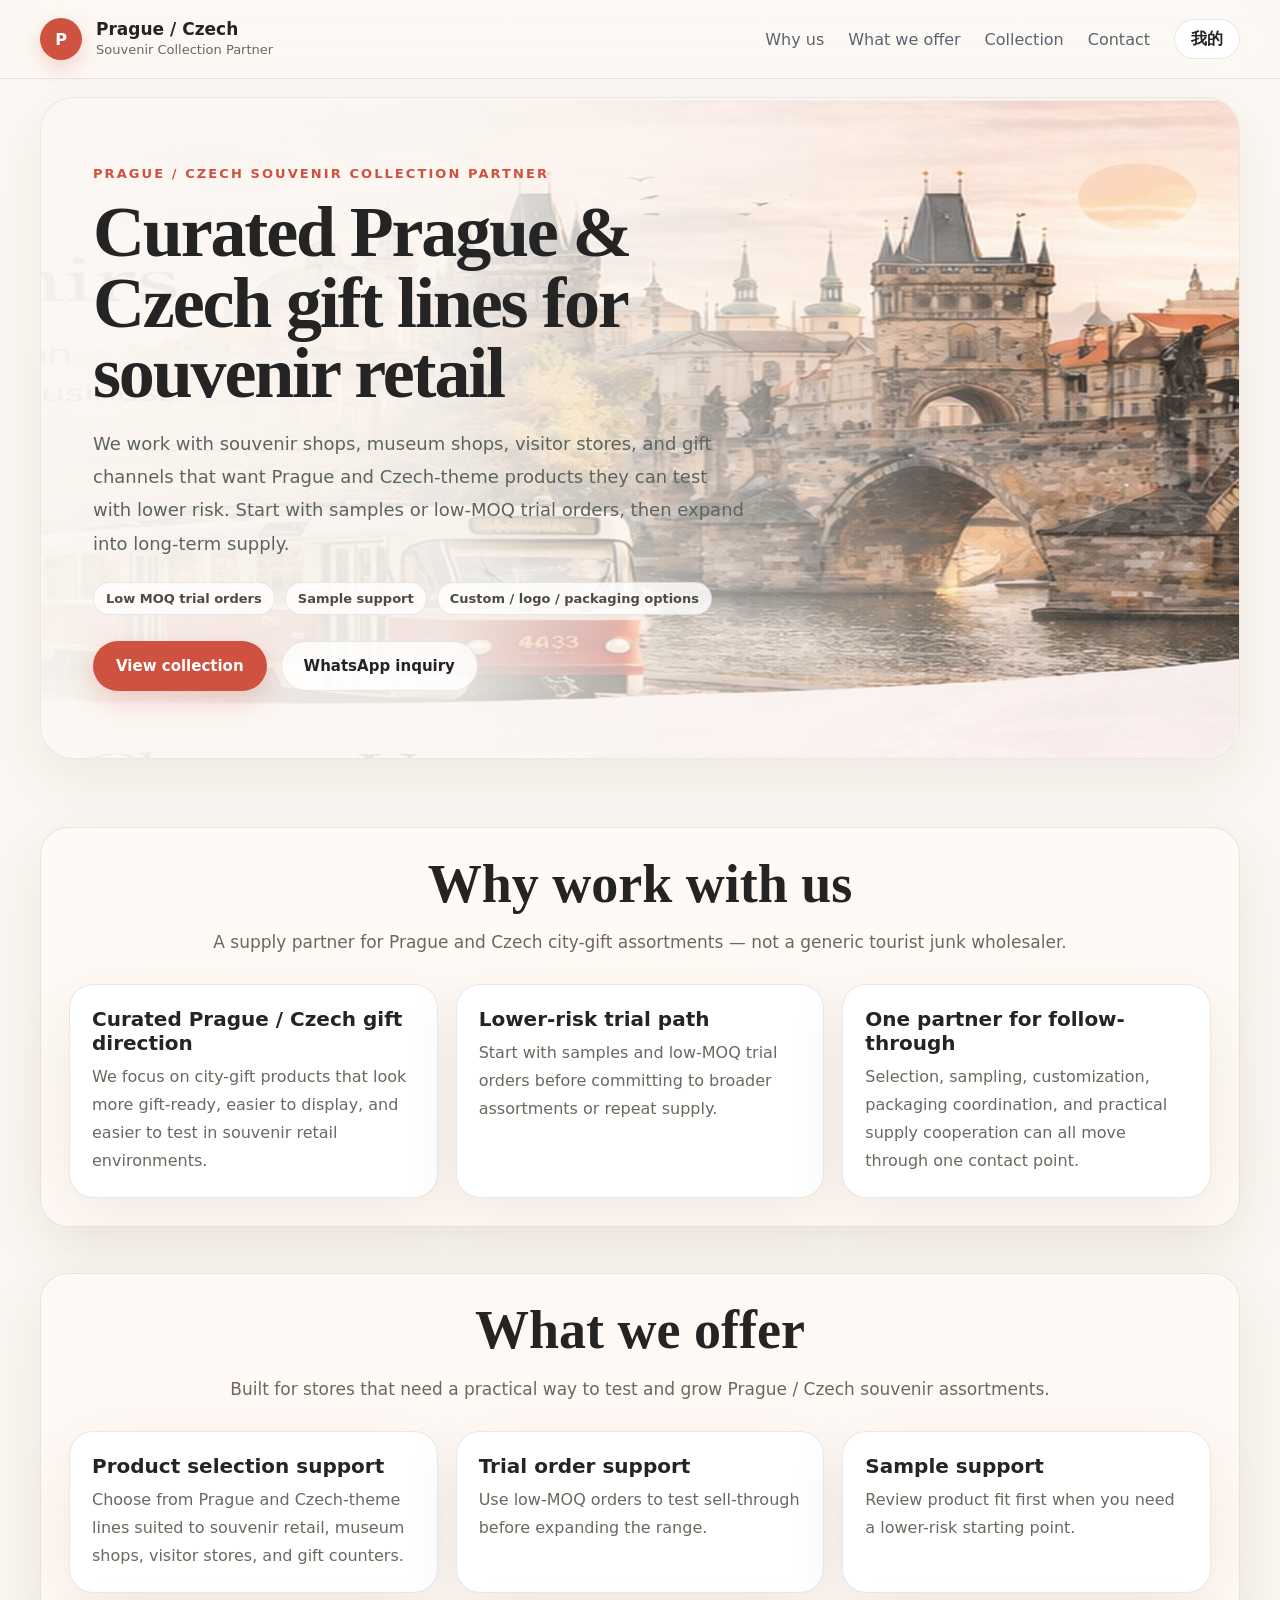
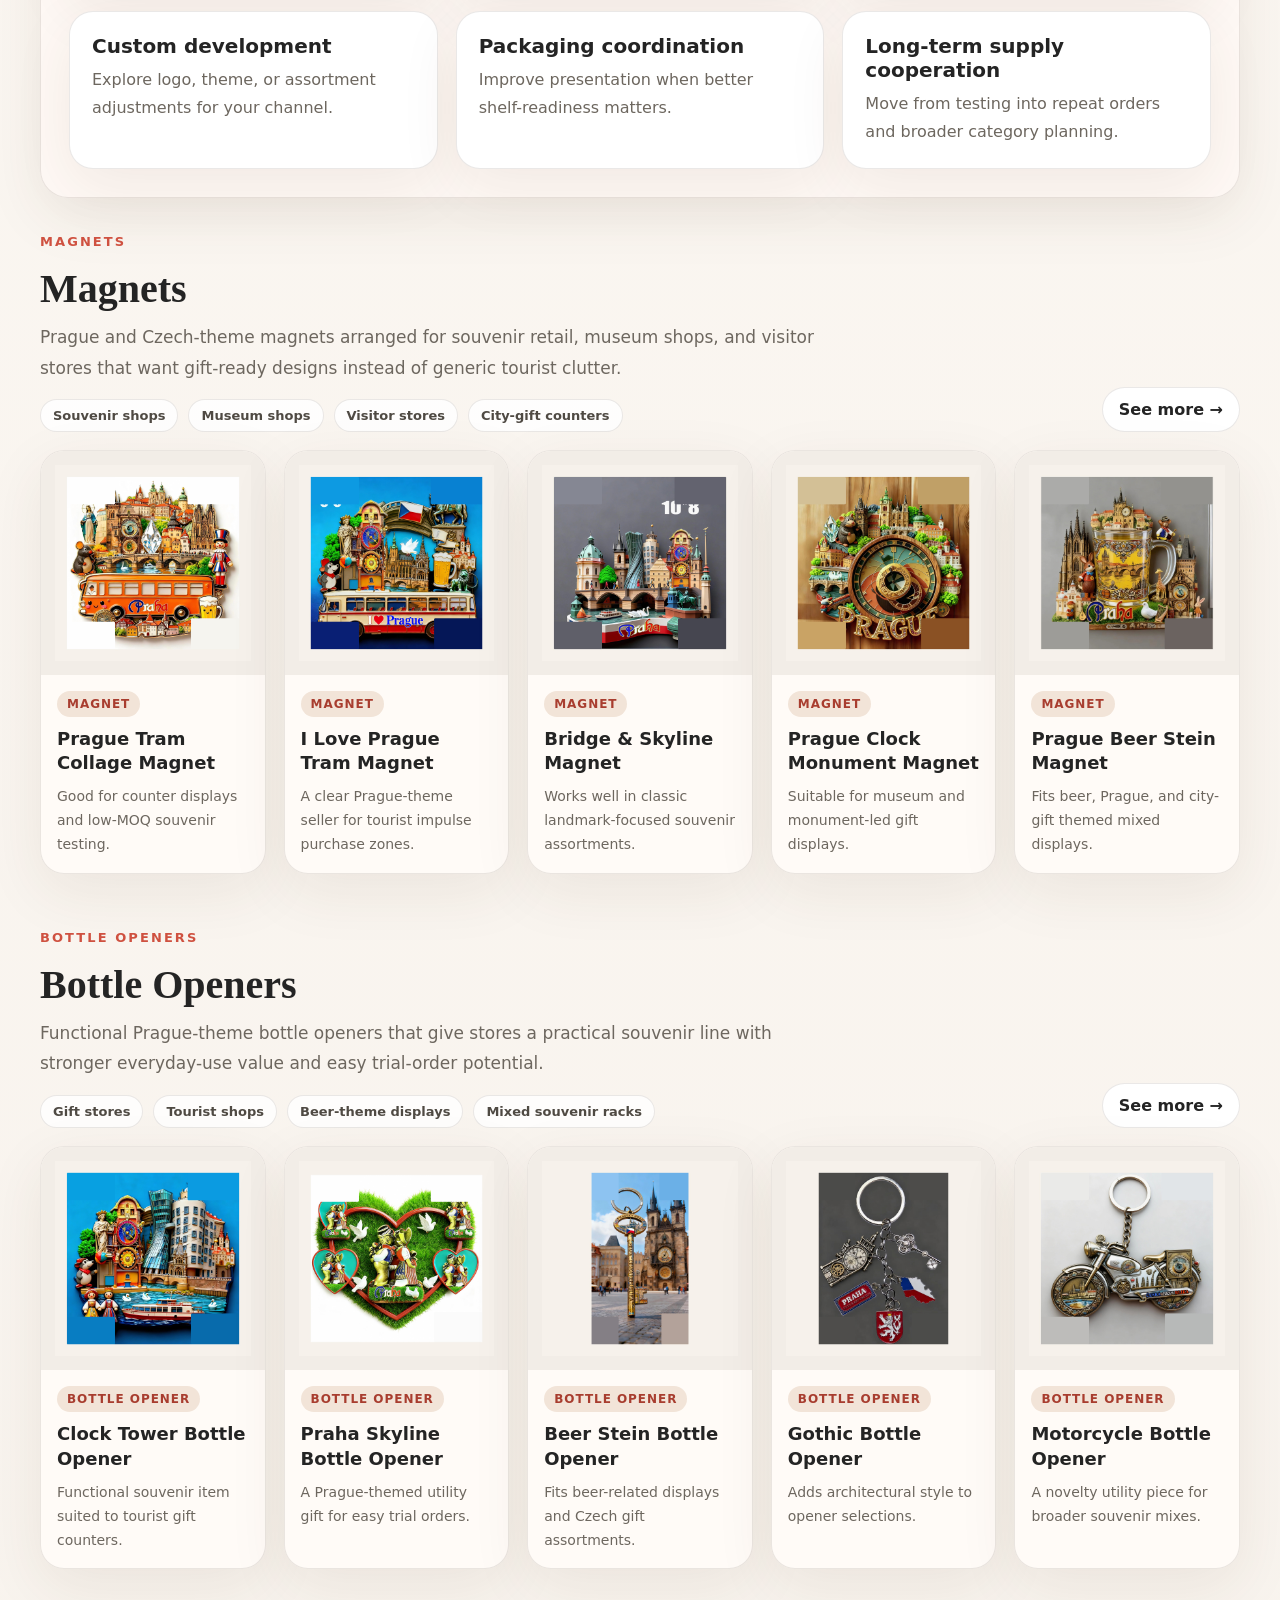
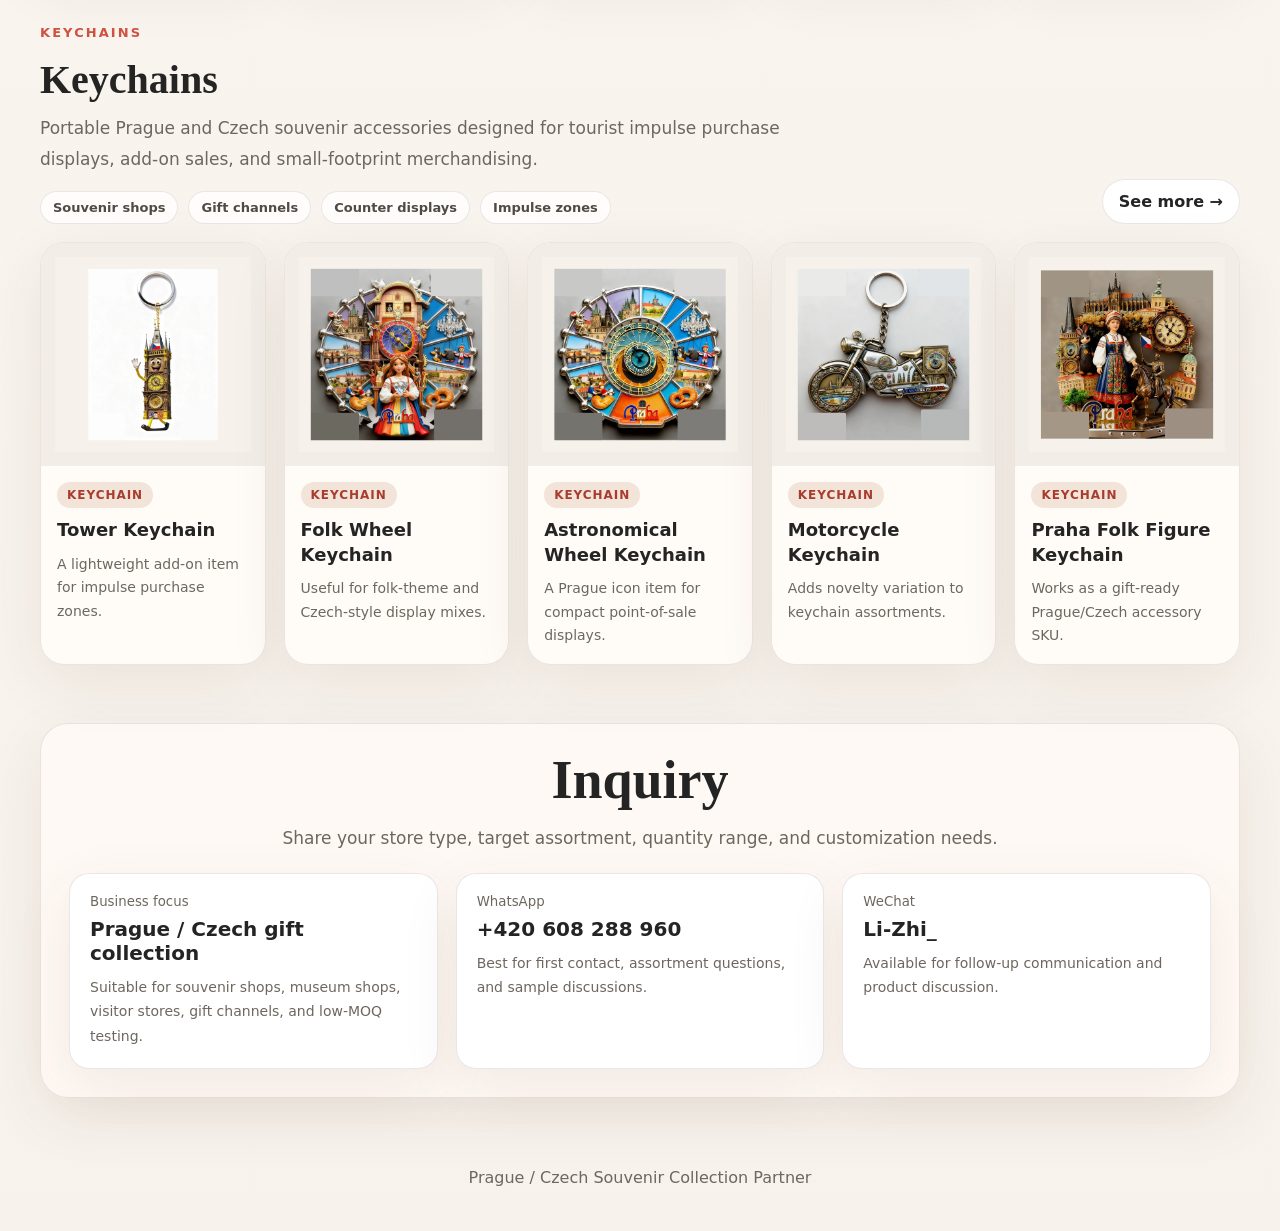
<file: index.html>
<!DOCTYPE html>
<html lang="en">
<head>
  <meta charset="UTF-8">
  <meta name="viewport" content="width=device-width, initial-scale=1.0">
  <title>Prague / Czech Souvenir Collection Partner</title>
  <meta name="description" content="Curated Prague and Czech souvenir collections for souvenir shops, museum shops, visitor stores, and gift channels.">
  <link rel="stylesheet" href="styles.css">
</head>
<body>
<header>
  <div class="wrap nav">
    <a class="brand" href="index.html">
      <div class="badge">P</div>
      <div><strong>Prague / Czech</strong><small>Souvenir Collection Partner</small></div>
    </a>
    <nav>
      <a href="#why">Why us</a>
      <a href="#offer">What we offer</a>
      <a href="#collection">Collection</a>
      <a href="#contact">Contact</a>
      <a class="nav-admin" href="my.html">我的</a>
    </nav>
  </div>
</header>

<main>
  <section class="hero wrap">
    <div class="hero-shell">
      <div class="hero-bg"></div>
      <div class="hero-content">
        <p class="eyebrow">Prague / Czech souvenir collection partner</p>
        <h1>Curated Prague &amp; Czech gift lines for souvenir retail</h1>
        <p class="sub">We work with souvenir shops, museum shops, visitor stores, and gift channels that want Prague and Czech-theme products they can test with lower risk. Start with samples or low-MOQ trial orders, then expand into long-term supply.</p>
        <div class="hero-points">
          <span>Low MOQ trial orders</span>
          <span>Sample support</span>
          <span>Custom / logo / packaging options</span>
        </div>
        <div class="hero-actions">
          <a class="btn btn-primary" href="#collection">View collection</a>
          <a class="btn btn-secondary" href="https://wa.me/420608288960">WhatsApp inquiry</a>
        </div>
      </div>
    </div>
  </section>

  <section class="intro wrap why" id="why">
    <div class="panel">
      <h2>Why work with us</h2>
      <p class="lead">A supply partner for Prague and Czech city-gift assortments — not a generic tourist junk wholesaler.</p>
      <div class="why-grid">
        <div class="value">
          <strong>Curated Prague / Czech gift direction</strong>
          <span>We focus on city-gift products that look more gift-ready, easier to display, and easier to test in souvenir retail environments.</span>
        </div>
        <div class="value">
          <strong>Lower-risk trial path</strong>
          <span>Start with samples and low-MOQ trial orders before committing to broader assortments or repeat supply.</span>
        </div>
        <div class="value">
          <strong>One partner for follow-through</strong>
          <span>Selection, sampling, customization, packaging coordination, and practical supply cooperation can all move through one contact point.</span>
        </div>
      </div>
    </div>
  </section>

  <section class="offer wrap" id="offer">
    <div class="panel">
      <h2>What we offer</h2>
      <p class="lead">Built for stores that need a practical way to test and grow Prague / Czech souvenir assortments.</p>
      <div class="offer-grid">
        <div class="offer-item"><strong>Product selection support</strong><span>Choose from Prague and Czech-theme lines suited to souvenir retail, museum shops, visitor stores, and gift counters.</span></div>
        <div class="offer-item"><strong>Trial order support</strong><span>Use low-MOQ orders to test sell-through before expanding the range.</span></div>
        <div class="offer-item"><strong>Sample support</strong><span>Review product fit first when you need a lower-risk starting point.</span></div>
        <div class="offer-item"><strong>Custom development</strong><span>Explore logo, theme, or assortment adjustments for your channel.</span></div>
        <div class="offer-item"><strong>Packaging coordination</strong><span>Improve presentation when better shelf-readiness matters.</span></div>
        <div class="offer-item"><strong>Long-term supply cooperation</strong><span>Move from testing into repeat orders and broader category planning.</span></div>
      </div>
    </div>
  </section>

  <div class="wrap" id="collection" data-home-collections>
    <p class="load-error">Loading collection...</p>
  </div>

  <section class="contact wrap" id="contact">
    <div class="panel">
      <h2>Inquiry</h2>
      <p class="lead" data-contact-note>Share your store type, target assortment, quantity range, and customization needs.</p>
      <div class="contact-box contact-box--3">
        <div class="contact-item">
          <small>Business focus</small>
          <div>Prague / Czech gift collection</div>
          <p>Suitable for souvenir shops, museum shops, visitor stores, gift channels, and low-MOQ testing.</p>
        </div>
        <div class="contact-item">
          <small>WhatsApp</small>
          <div><a href="https://wa.me/420608288960">+420 608 288 960</a></div>
          <p>Best for first contact, assortment questions, and sample discussions.</p>
        </div>
        <div class="contact-item">
          <small>WeChat</small>
          <div>Li-Zhi_</div>
          <p>Available for follow-up communication and product discussion.</p>
        </div>
        <div class="contact-item" data-email-contact hidden>
          <small>Business email</small>
          <div><a data-email-link href="#"></a></div>
          <p>Use email for formal product lists, sample requests, and commercial follow-up.</p>
        </div>
      </div>
    </div>
  </section>
</main>

<footer>Prague / Czech Souvenir Collection Partner</footer>
<script src="js/main.js"></script>
</body>
</html>
</file>
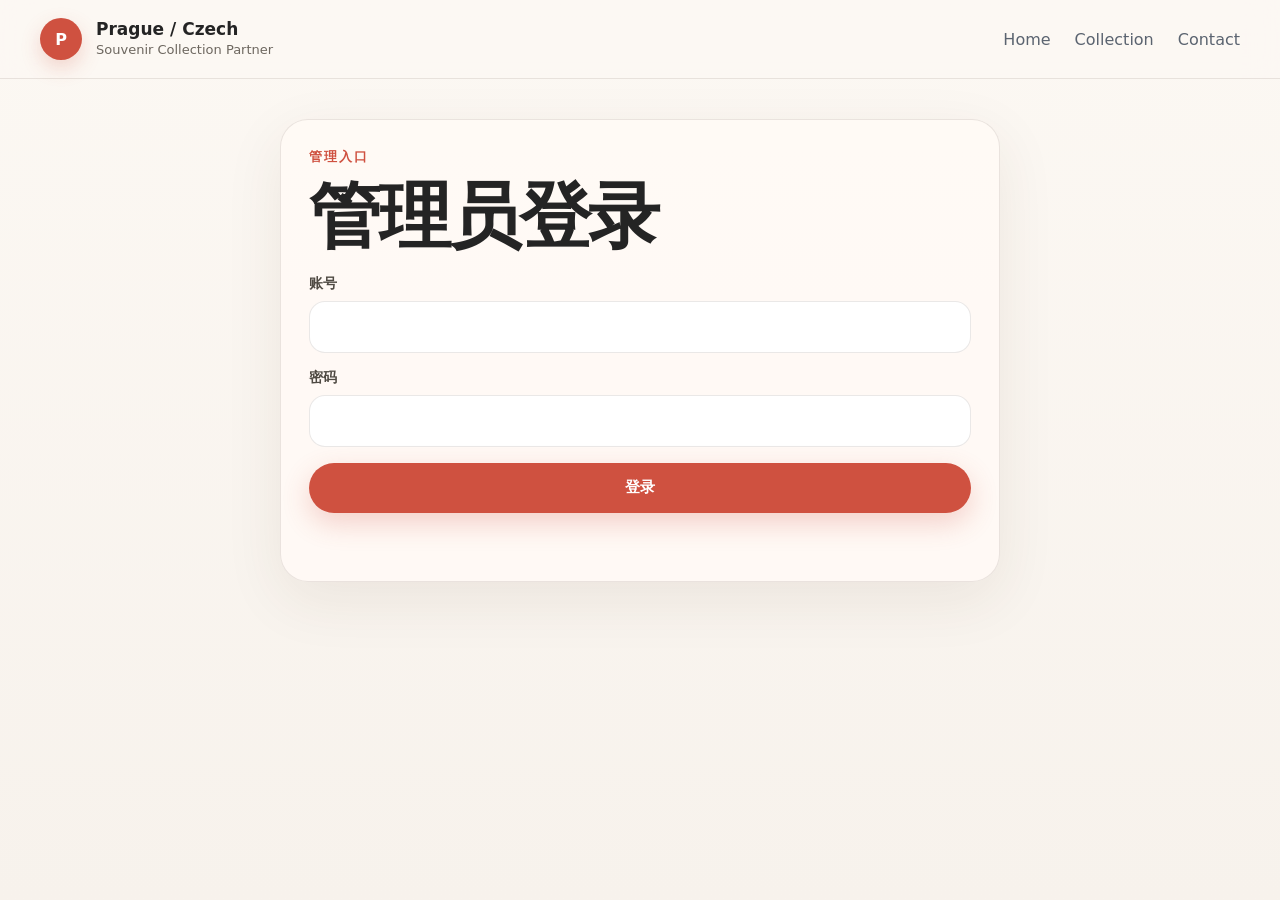
<file: my.html>
<!DOCTYPE html>
<html lang="zh-CN">
<head>
  <meta charset="UTF-8">
  <meta name="viewport" content="width=device-width, initial-scale=1.0">
  <title>管理员登录 · Prague / Czech Souvenir Collection Partner</title>
  <link rel="stylesheet" href="styles.css">
</head>
<body class="login-body">
<header>
  <div class="wrap nav">
    <a class="brand" href="/"><div class="badge">P</div><div><strong>Prague / Czech</strong><small>Souvenir Collection Partner</small></div></a>
    <nav>
      <a href="/">Home</a>
      <a href="/#collection">Collection</a>
      <a href="/#contact">Contact</a>
    </nav>
  </div>
</header>
<main class="login-main wrap">
  <section class="login-card panel">
    <p class="eyebrow">管理入口</p>
    <h1>管理员登录</h1>
    <form class="login-form" data-admin-login-form>
      <label>
        <span>账号</span>
        <input type="text" name="username" autocomplete="username" required>
      </label>
      <label>
        <span>密码</span>
        <input type="password" name="password" autocomplete="current-password" required>
      </label>
      <button class="btn btn-primary" type="submit">登录</button>
      <p class="form-status" data-login-status></p>
    </form>
  </section>
</main>
<script src="admin/admin-auth.js"></script>
<script src="js/login.js"></script>
</body>
</html>
</file>
<file: styles.css>
:root{
  --bg:#f7f2ec;
  --text:#242424;
  --muted:#6d675f;
  --accent:#cf5140;
  --line:rgba(50,35,20,.10);
  --shadow:0 18px 60px rgba(73,48,22,.08);
  --white:#fff;
}
*{box-sizing:border-box}
html{scroll-behavior:smooth}
body{margin:0;font-family:Inter,ui-sans-serif,system-ui,-apple-system,BlinkMacSystemFont,"Segoe UI",sans-serif;color:var(--text);background:linear-gradient(180deg,#fcf8f3 0%,var(--bg) 100%)}
img{display:block;max-width:100%}
a{color:inherit}
.wrap{width:min(1200px,calc(100% - 32px));margin:0 auto}
header{position:sticky;top:0;z-index:40;background:rgba(252,248,243,.88);backdrop-filter:blur(14px);border-bottom:1px solid var(--line)}
.nav{min-height:78px;display:flex;align-items:center;justify-content:space-between;gap:18px}
.brand{text-decoration:none;color:inherit;display:flex;align-items:center;gap:14px;min-width:0}
.badge{width:42px;height:42px;border-radius:999px;background:var(--accent);color:#fff;display:grid;place-items:center;font-weight:800;box-shadow:0 8px 20px rgba(207,81,64,.22);flex:0 0 auto}
.brand strong{display:block;font-size:17px;line-height:1.05}
.brand small{display:block;margin-top:4px;color:var(--muted);font-size:13px}
nav{display:flex;gap:24px;align-items:center;flex-wrap:wrap}
nav a{text-decoration:none;color:#5b6470;font-weight:500}
.nav-admin{display:inline-flex;align-items:center;justify-content:center;min-height:40px;padding:0 16px;border-radius:999px;background:#fff;border:1px solid var(--line);font-weight:700;color:var(--text)}
.hero{padding:18px 0 28px}
.hero-shell{position:relative;overflow:hidden;border-radius:34px;border:1px solid var(--line);box-shadow:var(--shadow);background:#fff}
.hero-bg{height:660px;background-image:linear-gradient(90deg, rgba(252,248,243,.96) 0%, rgba(252,248,243,.90) 34%, rgba(252,248,243,.48) 60%, rgba(252,248,243,.08) 84%), url('assets/hero_bg.jpg');background-size:cover;background-position:right center}
.hero-content{position:absolute;inset:0;padding:68px 52px;display:flex;flex-direction:column;align-items:flex-start;max-width:760px}
.eyebrow{margin:0 0 16px;color:var(--accent);font-size:13px;font-weight:800;letter-spacing:.16em;text-transform:uppercase}
.hero h1,.category-page h1,.login-card h1{margin:0;font-family:Georgia,'Times New Roman',serif;font-size:clamp(40px,6vw,72px);line-height:.98;letter-spacing:-.03em;max-width:700px}
.sub{margin:18px 0 0;font-size:18px;line-height:1.85;color:#5d645f;max-width:670px}
.hero-points{margin-top:22px;display:flex;gap:10px;flex-wrap:wrap}
.hero-points span,.mini-points li{display:inline-flex;align-items:center;padding:8px 12px;border-radius:999px;background:rgba(255,255,255,.82);border:1px solid var(--line);font-size:13px;font-weight:700;color:#4f4a43}
.hero-actions{margin-top:26px;display:flex;gap:14px;flex-wrap:wrap}
.btn{display:inline-flex;align-items:center;justify-content:center;min-height:50px;padding:0 22px;border-radius:999px;text-decoration:none;font-weight:700;border:1px solid transparent;cursor:pointer;font-size:15px}
.btn-primary{background:var(--accent);color:#fff;box-shadow:0 10px 28px rgba(207,81,64,.24)}
.btn-primary:disabled{opacity:.7;cursor:wait}
.btn-secondary{background:rgba(255,255,255,.82);color:var(--text);border-color:var(--line)}
.intro{padding:40px 0 24px}
.panel{background:rgba(255,250,245,.9);border:1px solid var(--line);border-radius:28px;padding:28px;box-shadow:var(--shadow)}
.why{text-align:center}
.why h2,.offer h2,.contact h2,.category-page h1{margin:0 0 14px;font-family:Georgia,'Times New Roman',serif;font-size:54px;line-height:1.04}
.why .lead,.offer .lead,.contact .lead,.category-page .lead,.login-card .lead{margin:0;color:var(--muted);font-size:17px;line-height:1.9}
.why-grid,.offer-grid{display:grid;grid-template-columns:repeat(3,minmax(0,1fr));gap:18px;margin-top:26px}
.value,.offer-item{background:#fff;border:1px solid var(--line);border-radius:24px;padding:22px;box-shadow:var(--shadow);text-align:left}
.value strong,.offer-item strong{display:block;font-size:20px;margin-bottom:8px}
.value span,.offer-item span{color:var(--muted);line-height:1.75}
.offer{padding:22px 0 8px;text-align:center}
.collection-section{padding:28px 0 28px}
.section-head{display:flex;align-items:flex-end;justify-content:space-between;gap:22px;margin-bottom:18px}
.section-head h3{margin:6px 0 10px;font-family:Georgia,'Times New Roman',serif;font-size:40px}
.section-copy{margin:0;color:var(--muted);font-size:17px;line-height:1.8;max-width:780px}
.mini-points{list-style:none;padding:0;margin:16px 0 0;display:flex;gap:10px;flex-wrap:wrap}
.see-all{display:inline-flex;align-items:center;gap:8px;padding:12px 16px;border-radius:999px;background:#fff;border:1px solid var(--line);text-decoration:none;font-weight:700;white-space:nowrap}
.grid{display:grid;grid-template-columns:repeat(5,minmax(0,1fr));gap:18px}
.card{overflow:hidden;background:rgba(255,251,247,.96);border:1px solid var(--line);border-radius:24px;box-shadow:var(--shadow);height:100%}
.img{aspect-ratio:1/1;background:#f2ede7;display:flex;align-items:center;justify-content:center;padding:14px}
.img img{width:100%;height:100%;object-fit:contain}
.body{padding:16px}
.pill{display:inline-flex;padding:6px 10px;border-radius:999px;background:#f2e4d8;color:#a83d2f;font-size:12px;font-weight:800;letter-spacing:.08em;text-transform:uppercase;margin-bottom:10px}
.card h3{margin:0;font-size:18px;line-height:1.35}
.card-note{margin:10px 0 0;color:var(--muted);font-size:14px;line-height:1.7}
.contact{padding:30px 0 46px;text-align:center}
.contact-box{margin-top:18px;display:grid;grid-template-columns:repeat(2,minmax(0,1fr));gap:18px}
.contact-box--3{grid-template-columns:repeat(3,minmax(0,1fr))}
.contact-item{padding:20px;border:1px solid var(--line);border-radius:20px;background:#fff;box-shadow:var(--shadow);text-align:left}
.contact-item small{display:block;color:var(--muted);margin-bottom:8px}
.contact-item div,.contact-item div a{font-size:20px;font-weight:700;text-decoration:none}
.contact-item p{margin:10px 0 0;color:var(--muted);font-size:14px;line-height:1.75}
.category-page{padding:38px 0 48px}
.category-hero{margin-bottom:24px}
.category-grid{margin-top:24px}
.empty-state{padding:30px 0 48px}
.load-error{padding:22px 24px;background:#fff;border:1px dashed rgba(207,81,64,.35);border-radius:20px;color:#7a4b40}
.login-body{min-height:100vh}
.login-main{padding:40px 0 70px}
.login-card{max-width:720px;margin:0 auto}
.login-form{display:grid;gap:16px;margin-top:22px}
.login-form label{display:grid;gap:8px;text-align:left}
.login-form span{font-size:14px;font-weight:700;color:#4f4a43}
.login-form input{min-height:52px;border:1px solid var(--line);border-radius:16px;padding:0 16px;font:inherit;background:#fff}
.form-status{min-height:24px;margin:0;color:#a83d2f;font-size:14px;line-height:1.6}
.login-help{display:grid;gap:12px;margin-top:18px;color:var(--muted);line-height:1.75}
footer{padding:24px 0 44px;color:var(--muted);text-align:center}
@media(max-width:1180px){.grid{grid-template-columns:repeat(3,minmax(0,1fr))}}
@media(max-width:920px){
  nav{gap:14px}
  .hero-bg{height:720px;background-position:68% center}
  .hero-content{padding:34px 24px;max-width:100%}
  .why-grid,.offer-grid{grid-template-columns:1fr}
  .contact-box,.contact-box--3{grid-template-columns:1fr}
  .why h2,.offer h2,.contact h2,.category-page h1{font-size:42px}
  .section-head{flex-direction:column;align-items:flex-start}
}
@media(max-width:820px){
  .nav{min-height:unset;padding:14px 0}
  nav{display:flex;justify-content:flex-end}
  nav a:not(.nav-admin){display:none}
  .grid{grid-template-columns:repeat(2,minmax(0,1fr))}
}
@media(max-width:540px){
  .wrap{width:min(100% - 20px, 1200px)}
  .grid{grid-template-columns:1fr}
  .hero h1,.login-card h1{font-size:46px}
  .hero-shell{border-radius:26px}
  .panel{padding:22px}
}
</file>
